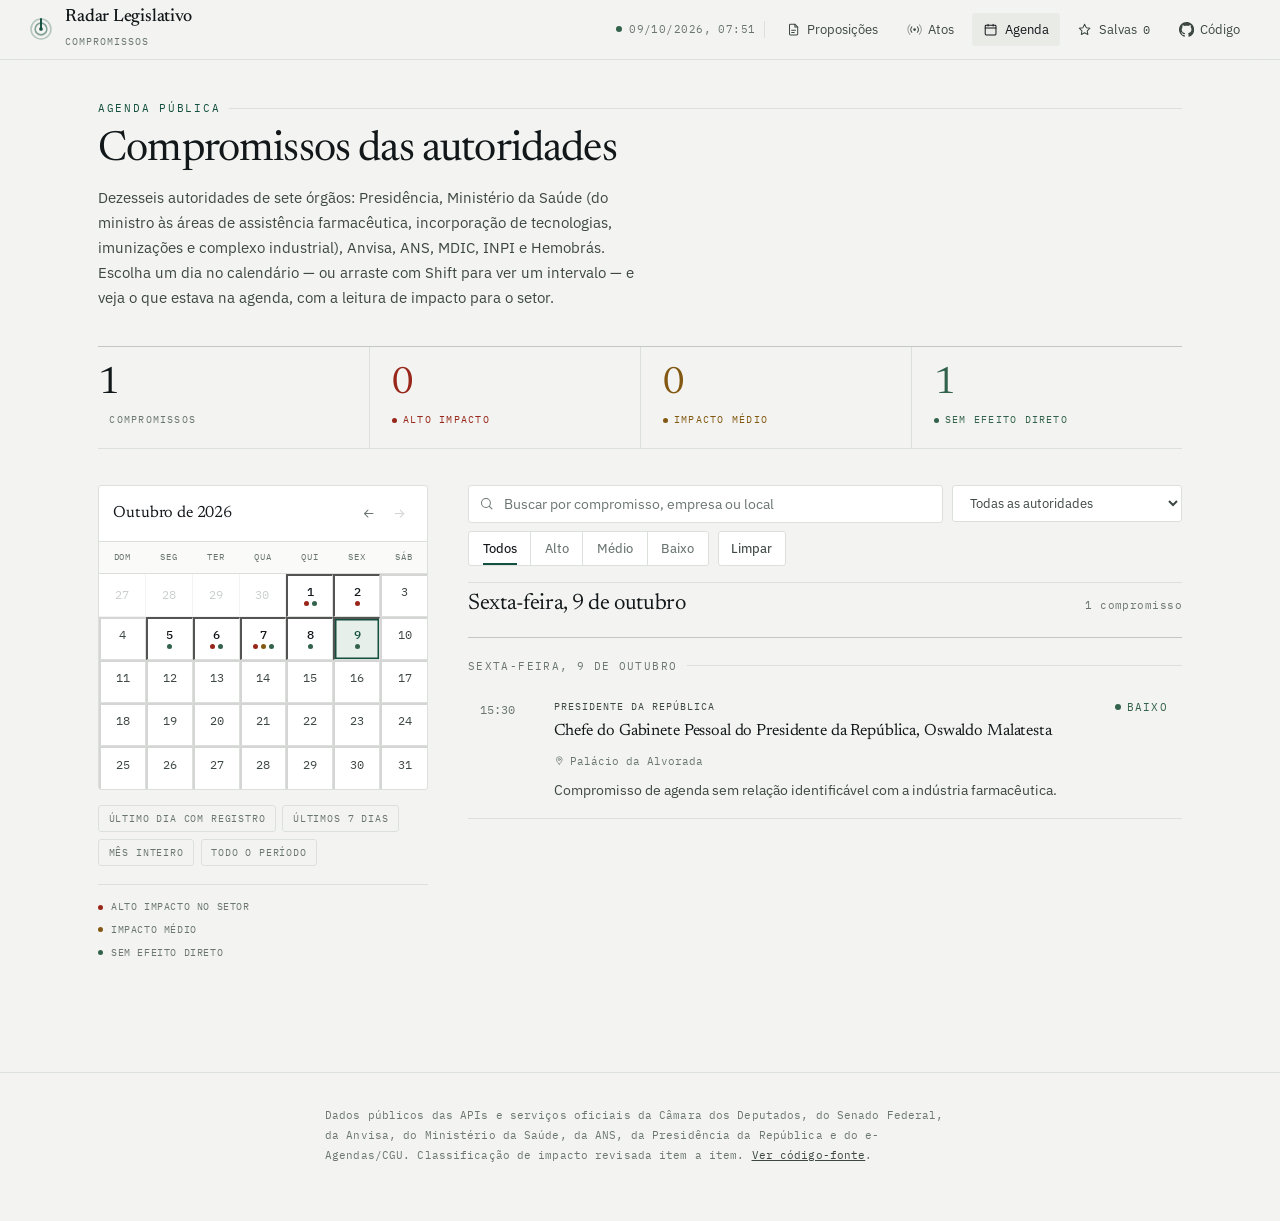
<file: docs/agenda.html>
<!doctype html>
<html lang="pt-br">
<head>
<meta charset="utf-8">
<meta name="viewport" content="width=device-width, initial-scale=1">
<title>Agenda das autoridades — Radar Legislativo</title>
<meta name="description" content="Monitoramento de projetos de lei, atos regulatórios e agenda pública com impacto na indústria farmacêutica brasileira.">
<link rel="preconnect" href="https://fonts.googleapis.com">
<link rel="preconnect" href="https://fonts.gstatic.com" crossorigin>
<link href="https://fonts.googleapis.com/css2?family=Newsreader:opsz,wght@6..72,300;6..72,400;6..72,500&family=IBM+Plex+Mono:wght@400;500&family=IBM+Plex+Sans:wght@400;450;500;600&display=swap" rel="stylesheet">
<link rel="stylesheet" href="estilos.css?v=20261009075122">
</head>
<body>

<svg width="0" height="0" style="position:absolute" aria-hidden="true" focusable="false">
  <symbol id="ico-busca" viewBox="0 0 24 24"><circle cx="11" cy="11" r="7"/><path d="m20.5 20.5-4.2-4.2"/></symbol>
  <symbol id="ico-estrela" viewBox="0 0 24 24"><path d="m12 3.6 2.6 5.3 5.9.9-4.3 4.1 1 5.8-5.2-2.7-5.2 2.7 1-5.8L3.5 9.8l5.9-.9z"/></symbol>
  <symbol id="ico-doc" viewBox="0 0 24 24"><path d="M14 3.5H7a1.5 1.5 0 0 0-1.5 1.5v14A1.5 1.5 0 0 0 7 20.5h10a1.5 1.5 0 0 0 1.5-1.5V8z"/><path d="M14 3.5V8h4.5"/><path d="M9 13h6M9 16.5h4"/></symbol>
  <symbol id="ico-radar" viewBox="0 0 24 24"><circle cx="12" cy="12" r="2.1" fill="currentColor" stroke="none"/><path d="M16.3 7.7a6 6 0 0 1 0 8.6"/><path d="M7.7 16.3a6 6 0 0 1 0-8.6"/><path d="M19.5 4.5a10.5 10.5 0 0 1 0 15" opacity=".5"/><path d="M4.5 19.5a10.5 10.5 0 0 1 0-15" opacity=".5"/></symbol>
  <symbol id="ico-calendario" viewBox="0 0 24 24"><rect x="3.5" y="5" width="17" height="15.5" rx="1.5"/><path d="M3.5 9.5h17M8 3.5V6.5M16 3.5V6.5"/></symbol>
  <symbol id="ico-seta-dir" viewBox="0 0 24 24"><path d="M5 12h13.5"/><path d="m13 6.5 5.5 5.5-5.5 5.5"/></symbol>
  <symbol id="ico-seta-esq" viewBox="0 0 24 24"><path d="M19 12H5.5"/><path d="m11 6.5-5.5 5.5 5.5 5.5"/></symbol>
  <symbol id="ico-fechar" viewBox="0 0 24 24"><path d="m6.5 6.5 11 11M17.5 6.5l-11 11"/></symbol>
  <symbol id="ico-local" viewBox="0 0 24 24"><path d="M12 21s6.5-6.1 6.5-10.6a6.5 6.5 0 0 0-13 0C5.5 14.9 12 21 12 21Z"/><circle cx="12" cy="10.2" r="2.4"/></symbol>
  <symbol id="ico-instituicao" viewBox="0 0 24 24"><path d="M3.8 9.5 12 4.5l8.2 5"/><path d="M5.5 9.5v9M10 9.5v9M14 9.5v9M18.5 9.5v9"/><path d="M3.5 18.5h17"/></symbol>
  <symbol id="ico-fluxo" viewBox="0 0 24 24"><path d="M20 12a8 8 0 0 1-13.7 5.6"/><path d="M4 12a8 8 0 0 1 13.7-5.6"/><path d="M4 7.5V12h4.5M20 16.5V12h-4.5"/></symbol>
  <symbol id="ico-relogio" viewBox="0 0 24 24"><circle cx="12" cy="12" r="8.5"/><path d="M12 7.2V12l3.2 2"/></symbol>
  <symbol id="ico-github" viewBox="0 0 16 16"><path fill="currentColor" stroke="none" d="M8 0C3.58 0 0 3.58 0 8c0 3.54 2.29 6.53 5.47 7.59.4.07.55-.17.55-.38 0-.19-.01-.82-.01-1.49-2.01.37-2.53-.49-2.69-.94-.09-.23-.48-.94-.82-1.13-.28-.15-.68-.52-.01-.53.63-.01 1.08.58 1.23.82.72 1.21 1.87.87 2.33.66.07-.52.28-.87.51-1.07-1.78-.2-3.64-.89-3.64-3.95 0-.87.31-1.59.82-2.15-.08-.2-.36-1.02.08-2.12 0 0 .67-.21 2.2.82.64-.18 1.32-.27 2-.27.68 0 1.36.09 2 .27 1.53-1.04 2.2-.82 2.2-.82.44 1.1.16 1.92.08 2.12.51.56.82 1.27.82 2.15 0 3.07-1.87 3.75-3.65 3.95.29.25.54.73.54 1.48 0 1.07-.01 1.93-.01 2.2 0 .21.15.46.55.38A8.01 8.01 0 0 0 16 8c0-4.42-3.58-8-8-8Z"/></symbol>
</svg>

  <header class="topbar">
    <a class="brand" href="index.html">
      <svg class="brand-mark" viewBox="0 0 24 24" fill="none" stroke="currentColor" stroke-width="1.5" stroke-linecap="round" aria-hidden="true">
        <circle cx="12" cy="12" r="9.2" opacity=".28"/>
        <circle cx="12" cy="12" r="5.4" opacity=".5"/>
        <circle cx="12" cy="12" r="1.7" fill="currentColor" stroke="none"/>
        <g class="sweep"><path d="M12 12 12 2.8" stroke-width="1.8"/></g>
      </svg>
      <span>
        <h1 id="marcaTitulo">Radar Legislativo</h1>
        <span class="sub" id="marcaSub">Compromissos</span>
      </span>
    </a>
    <nav class="topbar-right">
      <span class="live"><span class="pulse"></span>09/10/2026, 07:51</span><a href="index.html"><svg class="ico"><use href="#ico-doc"/></svg><span>Proposições</span></a><a href="noticias.html"><svg class="ico"><use href="#ico-radar"/></svg><span>Atos</span></a><a href="agenda.html" class="is-active"><svg class="ico"><use href="#ico-calendario"/></svg><span>Agenda</span></a><a href="salvos.html"><svg class="ico"><use href="#ico-estrela"/></svg><span>Salvas</span><span class="contador-salvos">0</span></a>
      <a href="https://github.com/Pyijas/radar-legislativo" target="_blank" rel="noopener" title="Código-fonte no GitHub">
        <svg class="ico"><use href="#ico-github"/></svg><span>Código</span>
      </a>
    </nav>
  </header>

  <main class="container">
    <div class="page-head rise">
      <div class="eyebrow">Agenda pública</div>
      <h2>Compromissos das autoridades</h2>
      <p>Dezesseis autoridades de sete órgãos: Presidência, Ministério da Saúde (do ministro às áreas
      de assistência farmacêutica, incorporação de tecnologias, imunizações e complexo industrial),
      Anvisa, ANS, MDIC, INPI e Hemobrás. Escolha um dia no calendário — ou arraste com Shift para ver
      um intervalo — e veja o que estava na agenda, com a leitura de impacto para o setor.</p>
    </div>

    <div class="kpis rise" id="kpis" style="--i:1"></div>

    <div class="agenda-layout">
      <aside class="agenda-aside rise" style="--i:2">
        <div class="cal">
          <div class="cal-head">
            <h3 id="calMes">—</h3>
            <div class="cal-nav">
              <button id="calAnterior" aria-label="Mês anterior"><svg class="ico"><use href="#ico-seta-esq"/></svg></button>
              <button id="calProximo" aria-label="Próximo mês"><svg class="ico"><use href="#ico-seta-dir"/></svg></button>
            </div>
          </div>
          <div class="cal-semana" aria-hidden="true">
            <span>Dom</span><span>Seg</span><span>Ter</span><span>Qua</span><span>Qui</span><span>Sex</span><span>Sáb</span>
          </div>
          <div class="cal-grid" id="calGrid"></div>
        </div>

        <div class="cal-atalhos">
          <button data-atalho="ultimo-dia">Último dia com registro</button>
          <button data-atalho="semana">Últimos 7 dias</button>
          <button data-atalho="mes">Mês inteiro</button>
          <button data-atalho="tudo">Todo o período</button>
        </div>

        <div class="cal-legenda">
          <span><i class="alto"></i> Alto impacto no setor</span>
          <span><i class="médio"></i> Impacto médio</span>
          <span><i class="baixo"></i> Sem efeito direto</span>
        </div>
      </aside>

      <section class="agenda-conteudo">
        <div class="toolbar rise" style="--i:3">
          <div class="search">
            <svg class="ico"><use href="#ico-busca"/></svg>
            <input type="text" id="busca" placeholder="Buscar por compromisso, empresa ou local" aria-label="Buscar compromissos">
          </div>
          <select class="pill" id="fAutoridade" aria-label="Filtrar por autoridade">
            <option value="todos">Todas as autoridades</option>
          </select>
          <div class="segmented" id="fNivel" data-value="todos">
            <button data-v="todos" class="active">Todos</button>
            <button data-v="alto">Alto</button>
            <button data-v="médio">Médio</button>
            <button data-v="baixo">Baixo</button>
          </div>
          <button class="clear-btn" id="limpar">Limpar</button>
        </div>

        <div class="agenda-periodo">
          <h3 id="periodoTitulo">—</h3>
          <span class="resumo-dia" id="periodoResumo"></span>
        </div>

        <div id="listaAgenda" class="stagger"></div>
      </section>
    </div>

  </main>

  <div class="modal-backdrop" id="modalBackdrop">
    <div class="modal" id="modal" role="dialog" aria-modal="true" aria-labelledby="modalTitulo">
      <div class="modal-top">
        <div class="modal-top-left">
          <span class="badge" id="modalBadge"></span>
          <button class="star-btn" id="modalStar" title="Salvar" aria-label="Salvar">
            <svg class="ico"><use href="#ico-estrela"/></svg>
          </button>
        </div>
        <button class="modal-close" id="modalClose" aria-label="Fechar">
          <svg class="ico"><use href="#ico-fechar"/></svg>
        </button>
      </div>
      <h2 id="modalTitulo"></h2>
      <div class="item-meta" id="modalMeta"></div>
      <p class="modal-resumo" id="modalResumo"></p>
      <div class="modal-just" id="modalJust" hidden></div>
      <div class="modal-section" id="modalAreasWrap" hidden>
        <h4>Áreas impactadas</h4>
        <div class="tags" id="modalAreas"></div>
      </div>
      <div class="modal-section" id="modalTiposWrap" hidden>
        <h4>Tipo de impacto</h4>
        <div class="tags" id="modalTipos"></div>
      </div>
      <div class="modal-section" id="modalAbrangenciaWrap" hidden>
        <h4>Abrangência</h4>
        <p id="modalAbrangencia"></p>
      </div>
      <div class="modal-section" id="modalAutoresWrap" hidden>
        <h4>Autoria</h4>
        <p id="modalAutores"></p>
      </div>
    </div>
  </div>


  <footer>
    <div class="wrap">
      Dados públicos das APIs e serviços oficiais da Câmara dos Deputados, do Senado Federal,
      da Anvisa, do Ministério da Saúde, da ANS, da Presidência da República e do e-Agendas/CGU.
      Classificação de impacto revisada item a item.
      <a href="https://github.com/Pyijas/radar-legislativo" target="_blank" rel="noopener">Ver código-fonte</a>.
    </div>
  </footer>

<script src="dados.js?v=20261009075122"></script>
<script src="helpers.js?v=20261009075122"></script>
<script src="agenda.js?v=20261009075122"></script>
</body>
</html>
</file>
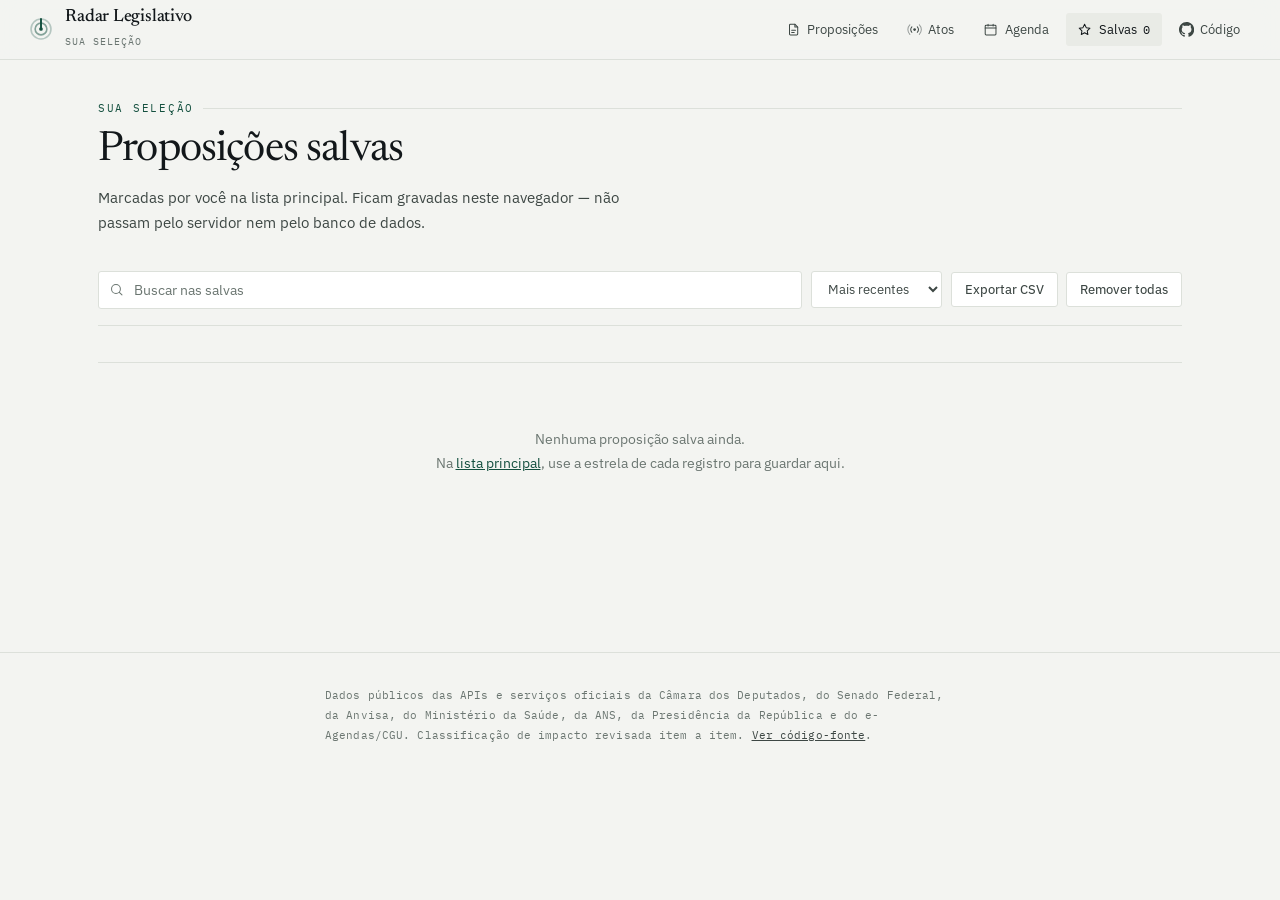
<file: docs/salvos.html>
<!doctype html>
<html lang="pt-br">
<head>
<meta charset="utf-8">
<meta name="viewport" content="width=device-width, initial-scale=1">
<title>Salvas — Radar Legislativo</title>
<meta name="description" content="Monitoramento de projetos de lei, atos regulatórios e agenda pública com impacto na indústria farmacêutica brasileira.">
<link rel="preconnect" href="https://fonts.googleapis.com">
<link rel="preconnect" href="https://fonts.gstatic.com" crossorigin>
<link href="https://fonts.googleapis.com/css2?family=Newsreader:opsz,wght@6..72,300;6..72,400;6..72,500&family=IBM+Plex+Mono:wght@400;500&family=IBM+Plex+Sans:wght@400;450;500;600&display=swap" rel="stylesheet">
<link rel="stylesheet" href="estilos.css?v=20261009075122">
</head>
<body>

<svg width="0" height="0" style="position:absolute" aria-hidden="true" focusable="false">
  <symbol id="ico-busca" viewBox="0 0 24 24"><circle cx="11" cy="11" r="7"/><path d="m20.5 20.5-4.2-4.2"/></symbol>
  <symbol id="ico-estrela" viewBox="0 0 24 24"><path d="m12 3.6 2.6 5.3 5.9.9-4.3 4.1 1 5.8-5.2-2.7-5.2 2.7 1-5.8L3.5 9.8l5.9-.9z"/></symbol>
  <symbol id="ico-doc" viewBox="0 0 24 24"><path d="M14 3.5H7a1.5 1.5 0 0 0-1.5 1.5v14A1.5 1.5 0 0 0 7 20.5h10a1.5 1.5 0 0 0 1.5-1.5V8z"/><path d="M14 3.5V8h4.5"/><path d="M9 13h6M9 16.5h4"/></symbol>
  <symbol id="ico-radar" viewBox="0 0 24 24"><circle cx="12" cy="12" r="2.1" fill="currentColor" stroke="none"/><path d="M16.3 7.7a6 6 0 0 1 0 8.6"/><path d="M7.7 16.3a6 6 0 0 1 0-8.6"/><path d="M19.5 4.5a10.5 10.5 0 0 1 0 15" opacity=".5"/><path d="M4.5 19.5a10.5 10.5 0 0 1 0-15" opacity=".5"/></symbol>
  <symbol id="ico-calendario" viewBox="0 0 24 24"><rect x="3.5" y="5" width="17" height="15.5" rx="1.5"/><path d="M3.5 9.5h17M8 3.5V6.5M16 3.5V6.5"/></symbol>
  <symbol id="ico-seta-dir" viewBox="0 0 24 24"><path d="M5 12h13.5"/><path d="m13 6.5 5.5 5.5-5.5 5.5"/></symbol>
  <symbol id="ico-seta-esq" viewBox="0 0 24 24"><path d="M19 12H5.5"/><path d="m11 6.5-5.5 5.5 5.5 5.5"/></symbol>
  <symbol id="ico-fechar" viewBox="0 0 24 24"><path d="m6.5 6.5 11 11M17.5 6.5l-11 11"/></symbol>
  <symbol id="ico-local" viewBox="0 0 24 24"><path d="M12 21s6.5-6.1 6.5-10.6a6.5 6.5 0 0 0-13 0C5.5 14.9 12 21 12 21Z"/><circle cx="12" cy="10.2" r="2.4"/></symbol>
  <symbol id="ico-instituicao" viewBox="0 0 24 24"><path d="M3.8 9.5 12 4.5l8.2 5"/><path d="M5.5 9.5v9M10 9.5v9M14 9.5v9M18.5 9.5v9"/><path d="M3.5 18.5h17"/></symbol>
  <symbol id="ico-fluxo" viewBox="0 0 24 24"><path d="M20 12a8 8 0 0 1-13.7 5.6"/><path d="M4 12a8 8 0 0 1 13.7-5.6"/><path d="M4 7.5V12h4.5M20 16.5V12h-4.5"/></symbol>
  <symbol id="ico-relogio" viewBox="0 0 24 24"><circle cx="12" cy="12" r="8.5"/><path d="M12 7.2V12l3.2 2"/></symbol>
  <symbol id="ico-github" viewBox="0 0 16 16"><path fill="currentColor" stroke="none" d="M8 0C3.58 0 0 3.58 0 8c0 3.54 2.29 6.53 5.47 7.59.4.07.55-.17.55-.38 0-.19-.01-.82-.01-1.49-2.01.37-2.53-.49-2.69-.94-.09-.23-.48-.94-.82-1.13-.28-.15-.68-.52-.01-.53.63-.01 1.08.58 1.23.82.72 1.21 1.87.87 2.33.66.07-.52.28-.87.51-1.07-1.78-.2-3.64-.89-3.64-3.95 0-.87.31-1.59.82-2.15-.08-.2-.36-1.02.08-2.12 0 0 .67-.21 2.2.82.64-.18 1.32-.27 2-.27.68 0 1.36.09 2 .27 1.53-1.04 2.2-.82 2.2-.82.44 1.1.16 1.92.08 2.12.51.56.82 1.27.82 2.15 0 3.07-1.87 3.75-3.65 3.95.29.25.54.73.54 1.48 0 1.07-.01 1.93-.01 2.2 0 .21.15.46.55.38A8.01 8.01 0 0 0 16 8c0-4.42-3.58-8-8-8Z"/></symbol>
</svg>

  <header class="topbar">
    <a class="brand" href="index.html">
      <svg class="brand-mark" viewBox="0 0 24 24" fill="none" stroke="currentColor" stroke-width="1.5" stroke-linecap="round" aria-hidden="true">
        <circle cx="12" cy="12" r="9.2" opacity=".28"/>
        <circle cx="12" cy="12" r="5.4" opacity=".5"/>
        <circle cx="12" cy="12" r="1.7" fill="currentColor" stroke="none"/>
        <g class="sweep"><path d="M12 12 12 2.8" stroke-width="1.8"/></g>
      </svg>
      <span>
        <h1 id="marcaTitulo">Radar Legislativo</h1>
        <span class="sub" id="marcaSub">Sua seleção</span>
      </span>
    </a>
    <nav class="topbar-right">
      <a href="index.html"><svg class="ico"><use href="#ico-doc"/></svg><span>Proposições</span></a><a href="noticias.html"><svg class="ico"><use href="#ico-radar"/></svg><span>Atos</span></a><a href="agenda.html"><svg class="ico"><use href="#ico-calendario"/></svg><span>Agenda</span></a><a href="salvos.html" class="is-active"><svg class="ico"><use href="#ico-estrela"/></svg><span>Salvas</span><span class="contador-salvos">0</span></a>
      <a href="https://github.com/Pyijas/radar-legislativo" target="_blank" rel="noopener" title="Código-fonte no GitHub">
        <svg class="ico"><use href="#ico-github"/></svg><span>Código</span>
      </a>
    </nav>
  </header>

  <main class="container">
    <div class="page-head rise">
      <div class="eyebrow">Sua seleção</div>
      <h2>Proposições salvas</h2>
      <p>Marcadas por você na lista principal. Ficam gravadas neste navegador —
      não passam pelo servidor nem pelo banco de dados.</p>
    </div>

    <div class="toolbar rise" style="--i:1">
      <div class="search">
        <svg class="ico"><use href="#ico-busca"/></svg>
        <input type="text" id="busca" placeholder="Buscar nas salvas" aria-label="Buscar nas salvas">
      </div>
      <select class="pill" id="fOrdem" aria-label="Ordenar">
        <option value="data_desc">Mais recentes</option>
        <option value="data_asc">Mais antigas</option>
        <option value="impacto">Maior impacto</option>
      </select>
      <button class="clear-btn" id="exportar">Exportar CSV</button>
      <button class="clear-btn" id="limparTudo">Remover todas</button>
    </div>

    <div class="contagem" id="contagem"></div>
    <div id="corpo" class="stagger"></div>

  </main>

  <div class="modal-backdrop" id="modalBackdrop">
    <div class="modal" id="modal" role="dialog" aria-modal="true" aria-labelledby="modalTitulo">
      <div class="modal-top">
        <div class="modal-top-left">
          <span class="badge" id="modalBadge"></span>
          <button class="star-btn" id="modalStar" title="Salvar" aria-label="Salvar">
            <svg class="ico"><use href="#ico-estrela"/></svg>
          </button>
        </div>
        <button class="modal-close" id="modalClose" aria-label="Fechar">
          <svg class="ico"><use href="#ico-fechar"/></svg>
        </button>
      </div>
      <h2 id="modalTitulo"></h2>
      <div class="item-meta" id="modalMeta"></div>
      <p class="modal-resumo" id="modalResumo"></p>
      <div class="modal-just" id="modalJust" hidden></div>
      <div class="modal-section" id="modalAreasWrap" hidden>
        <h4>Áreas impactadas</h4>
        <div class="tags" id="modalAreas"></div>
      </div>
      <div class="modal-section" id="modalTiposWrap" hidden>
        <h4>Tipo de impacto</h4>
        <div class="tags" id="modalTipos"></div>
      </div>
      <div class="modal-section" id="modalAbrangenciaWrap" hidden>
        <h4>Abrangência</h4>
        <p id="modalAbrangencia"></p>
      </div>
      <div class="modal-section" id="modalAutoresWrap" hidden>
        <h4>Autoria</h4>
        <p id="modalAutores"></p>
      </div>
    </div>
  </div>


  <footer>
    <div class="wrap">
      Dados públicos das APIs e serviços oficiais da Câmara dos Deputados, do Senado Federal,
      da Anvisa, do Ministério da Saúde, da ANS, da Presidência da República e do e-Agendas/CGU.
      Classificação de impacto revisada item a item.
      <a href="https://github.com/Pyijas/radar-legislativo" target="_blank" rel="noopener">Ver código-fonte</a>.
    </div>
  </footer>

<script src="dados.js?v=20261009075122"></script>
<script src="helpers.js?v=20261009075122"></script>
<script src="item-modal.js?v=20261009075122"></script>
<script src="salvos.js?v=20261009075122"></script>
</body>
</html>
</file>
<file: docs/estilos.css>
/* ==========================================================================
   Radar Legislativo — sistema visual
   --------------------------------------------------------------------------
   Referência: boletim de inteligência regulatória. Registros separados por
   régua (não cartões flutuantes), números em serif editorial, metadados em
   mono tabular. Paleta de tinta sobre papel — verde-garrafa institucional
   como acento, óxido/ocre/sálvia como sinais de impacto.
   Sem emoji em lugar nenhum: todo ícone é <svg><use href="#ico-*"></svg>,
   definido no sprite de _base.html.
   ========================================================================== */

:root {
  color-scheme: light dark;

  --paper: #f3f4f1;
  --paper-deep: #e9ebe6;
  --surface: #ffffff;
  --surface-alt: #fafbf9;

  --ink: #12171a;
  --ink-2: #3d4744;
  --ink-3: #6b7671;

  --rule: #dce0da;
  --rule-strong: #c3c9c0;

  --accent: #14503f;
  --accent-2: #1f6b54;
  --accent-wash: #e7efea;

  --high: #98261a;
  --high-wash: #f7e9e6;
  --mid: #825812;
  --mid-wash: #f6eedf;
  --low: #33624c;
  --low-wash: #e8f0ea;
  --none: #8a938d;

  --shadow-lift: 0 1px 0 rgba(18, 23, 26, .04), 0 12px 28px -20px rgba(18, 23, 26, .35);
  --shadow-modal: 0 40px 80px -32px rgba(10, 16, 13, .45);

  --serif: "Newsreader", Georgia, "Times New Roman", serif;
  --sans: "IBM Plex Sans", -apple-system, BlinkMacSystemFont, "Segoe UI", sans-serif;
  --mono: "IBM Plex Mono", ui-monospace, SFMono-Regular, Menlo, monospace;

  --ease: cubic-bezier(.22, .8, .24, 1);
  --w: 1140px;
}

@media (prefers-color-scheme: dark) {
  :root:not([data-theme="light"]) {
    --paper: #0d110f;
    --paper-deep: #090c0a;
    --surface: #141915;
    --surface-alt: #11150f;

    --ink: #e7ece6;
    --ink-2: #b3bdb6;
    --ink-3: #7c8880;

    --rule: #232a25;
    --rule-strong: #333c35;

    --accent: #5fb292;
    --accent-2: #7ec9aa;
    --accent-wash: #16231d;

    --high: #d9695a;
    --high-wash: #2a1713;
    --mid: #c29851;
    --mid-wash: #261e10;
    --low: #6fae8c;
    --low-wash: #13231a;
    --none: #77827b;

    --shadow-lift: 0 1px 0 rgba(0, 0, 0, .4), 0 14px 30px -22px rgba(0, 0, 0, .9);
    --shadow-modal: 0 40px 90px -30px rgba(0, 0, 0, .8);
  }
}

:root[data-theme="dark"] {
  --paper: #0d110f;
  --paper-deep: #090c0a;
  --surface: #141915;
  --surface-alt: #11150f;
  --ink: #e7ece6;
  --ink-2: #b3bdb6;
  --ink-3: #7c8880;
  --rule: #232a25;
  --rule-strong: #333c35;
  --accent: #5fb292;
  --accent-2: #7ec9aa;
  --accent-wash: #16231d;
  --high: #d9695a;
  --high-wash: #2a1713;
  --mid: #c29851;
  --mid-wash: #261e10;
  --low: #6fae8c;
  --low-wash: #13231a;
  --none: #77827b;
  --shadow-lift: 0 1px 0 rgba(0, 0, 0, .4), 0 14px 30px -22px rgba(0, 0, 0, .9);
  --shadow-modal: 0 40px 90px -30px rgba(0, 0, 0, .8);
}

* { box-sizing: border-box; }
html { scroll-behavior: smooth; }

body {
  margin: 0;
  background: var(--paper);
  color: var(--ink);
  font-family: var(--sans);
  font-size: 15px;
  line-height: 1.55;
  -webkit-font-smoothing: antialiased;
  text-rendering: optimizeLegibility;
}

a { color: inherit; }

::selection { background: var(--accent-wash); color: var(--accent); }

:focus-visible {
  outline: 2px solid var(--accent);
  outline-offset: 2px;
  border-radius: 2px;
}

.ico {
  width: 1em;
  height: 1em;
  flex: none;
  fill: none;
  stroke: currentColor;
  stroke-width: 1.6;
  stroke-linecap: round;
  stroke-linejoin: round;
}
.ico-fill { fill: currentColor; stroke: none; }

/* --------------------------------------------------------------- topbar -- */

.topbar {
  position: sticky;
  top: 0;
  z-index: 40;
  display: flex;
  align-items: center;
  justify-content: space-between;
  gap: 1.5rem;
  padding: 0 1.75rem;
  height: 60px;
  background: color-mix(in srgb, var(--paper) 86%, transparent);
  backdrop-filter: blur(14px) saturate(1.3);
  -webkit-backdrop-filter: blur(14px) saturate(1.3);
  border-bottom: 1px solid var(--rule);
}

.brand {
  display: flex;
  align-items: center;
  gap: 0.7rem;
  min-width: 0;
  text-decoration: none;
}
.brand-mark {
  width: 26px;
  height: 26px;
  flex: none;
  color: var(--accent);
}
.brand-mark .sweep {
  transform-origin: 12px 12px;
  animation: sweep 5.5s linear infinite;
}
@keyframes sweep { to { transform: rotate(360deg); } }

.brand h1 {
  margin: 0;
  font-family: var(--serif);
  font-size: 1.12rem;
  font-weight: 500;
  letter-spacing: -0.012em;
  line-height: 1.1;
  white-space: nowrap;
}
.brand .sub {
  font-family: var(--mono);
  font-size: 0.64rem;
  letter-spacing: 0.1em;
  text-transform: uppercase;
  color: var(--ink-3);
  margin-top: 2px;
  white-space: nowrap;
}

.topbar-right {
  display: flex;
  align-items: center;
  gap: 0.35rem;
  font-size: 0.8rem;
  color: var(--ink-2);
}
.topbar-right a {
  display: inline-flex;
  align-items: center;
  gap: 0.4rem;
  padding: 0.42rem 0.72rem;
  border-radius: 3px;
  text-decoration: none;
  white-space: nowrap;
  color: var(--ink-2);
  transition: background .2s var(--ease), color .2s var(--ease);
}
.topbar-right a:hover { background: var(--paper-deep); color: var(--ink); }
.topbar-right a.is-active { color: var(--ink); background: var(--paper-deep); }
.topbar-right .ico { font-size: 0.95rem; }

.live {
  display: inline-flex;
  align-items: center;
  gap: 0.45rem;
  font-family: var(--mono);
  font-size: 0.68rem;
  letter-spacing: 0.04em;
  color: var(--ink-3);
  padding-right: 0.5rem;
  margin-right: 0.25rem;
  border-right: 1px solid var(--rule);
}
.live .pulse {
  width: 6px; height: 6px;
  border-radius: 50%;
  background: var(--low);
  box-shadow: 0 0 0 0 color-mix(in srgb, var(--low) 60%, transparent);
  animation: pulse 2.8s var(--ease) infinite;
}
@keyframes pulse {
  0%   { box-shadow: 0 0 0 0 color-mix(in srgb, var(--low) 55%, transparent); }
  70%  { box-shadow: 0 0 0 7px transparent; }
  100% { box-shadow: 0 0 0 0 transparent; }
}

.contador-salvos {
  font-family: var(--mono);
  font-size: 0.72rem;
  font-variant-numeric: tabular-nums;
}

/* ------------------------------------------------------------- estrutura -- */

.container {
  max-width: var(--w);
  margin: 0 auto;
  padding: 2.5rem 1.75rem 4rem;
}

.page-head { margin-bottom: 2.25rem; }
.eyebrow {
  font-family: var(--mono);
  font-size: 0.68rem;
  letter-spacing: 0.16em;
  text-transform: uppercase;
  color: var(--accent);
  margin-bottom: 0.7rem;
  display: flex;
  align-items: center;
  gap: 0.55rem;
}
.eyebrow::after {
  content: "";
  flex: 1;
  height: 1px;
  background: var(--rule);
}
.page-head h2 {
  font-family: var(--serif);
  font-weight: 400;
  font-size: clamp(1.9rem, 3.4vw, 2.6rem);
  line-height: 1.1;
  letter-spacing: -0.02em;
  margin: 0 0 0.7rem;
  text-wrap: balance;
  max-width: 22ch;
}
.page-head p {
  margin: 0;
  max-width: 62ch;
  color: var(--ink-2);
  font-size: 0.95rem;
  line-height: 1.65;
}

.secao {
  font-family: var(--mono);
  font-size: 0.68rem;
  letter-spacing: 0.14em;
  text-transform: uppercase;
  color: var(--ink-3);
  display: flex;
  align-items: center;
  gap: 0.6rem;
  margin: 2.75rem 0 1.1rem;
}
.secao::after { content: ""; flex: 1; height: 1px; background: var(--rule); }
.secao .cont {
  font-variant-numeric: tabular-nums;
  color: var(--ink-3);
  letter-spacing: 0.04em;
}

/* ------------------------------------------------------------------ kpis -- */

.kpis {
  display: grid;
  grid-template-columns: repeat(4, 1fr);
  border-top: 1px solid var(--rule-strong);
  border-bottom: 1px solid var(--rule);
  margin-bottom: 2.25rem;
}
.kpi {
  padding: 1.15rem 1.35rem 1.25rem;
  border-left: 1px solid var(--rule);
  position: relative;
}
.kpi:first-child { border-left: 0; padding-left: 0; }
.kpi .n {
  font-family: var(--serif);
  font-size: 2.35rem;
  font-weight: 400;
  line-height: 1;
  letter-spacing: -0.03em;
  font-variant-numeric: tabular-nums lining-nums;
  color: var(--ink);
  display: block;
}
.kpi .l {
  font-family: var(--mono);
  font-size: 0.64rem;
  letter-spacing: 0.12em;
  text-transform: uppercase;
  color: var(--ink-3);
  margin-top: 0.55rem;
  display: flex;
  align-items: center;
  gap: 0.4rem;
}
.kpi .l::before {
  content: "";
  width: 5px; height: 5px;
  border-radius: 50%;
  background: currentColor;
  opacity: 0;
}
.kpi.alto .n { color: var(--high); }
.kpi.alto .l { color: var(--high); }
.kpi.alto .l::before { opacity: 1; }
.kpi.medio .n { color: var(--mid); }
.kpi.medio .l { color: var(--mid); }
.kpi.medio .l::before { opacity: 1; }
.kpi.baixo .n { color: var(--low); }
.kpi.baixo .l { color: var(--low); }
.kpi.baixo .l::before { opacity: 1; }

/* --------------------------------------------------------------- charts -- */

.charts {
  display: grid;
  grid-template-columns: 0.95fr 1.3fr 1.3fr;
  gap: 1px;
  background: var(--rule);
  border: 1px solid var(--rule);
  margin-bottom: 2.5rem;
}
.panel {
  background: var(--surface);
  padding: 1.15rem 1.3rem 1.3rem;
}
.panel h3 {
  font-family: var(--mono);
  font-size: 0.64rem;
  letter-spacing: 0.13em;
  text-transform: uppercase;
  color: var(--ink-3);
  margin: 0 0 1rem;
  font-weight: 500;
}
.chart-wrap { position: relative; height: 176px; }

/* -------------------------------------------------------------- toolbar -- */

.toolbar {
  display: flex;
  flex-wrap: wrap;
  gap: 0.55rem;
  align-items: center;
  padding-bottom: 1rem;
  border-bottom: 1px solid var(--rule);
  margin-bottom: 0.25rem;
}

.search {
  position: relative;
  flex: 1 1 260px;
  min-width: 220px;
  display: flex;
  align-items: center;
}
.search .ico {
  position: absolute;
  left: 0.7rem;
  font-size: 0.95rem;
  color: var(--ink-3);
  pointer-events: none;
  transition: color .2s var(--ease);
}
.search input {
  width: 100%;
  font-family: var(--sans);
  font-size: 0.88rem;
  color: var(--ink);
  background: var(--surface);
  border: 1px solid var(--rule);
  border-radius: 3px;
  padding: 0.55rem 0.8rem 0.55rem 2.2rem;
  transition: border-color .2s var(--ease), box-shadow .2s var(--ease);
}
.search input::placeholder { color: var(--ink-3); }
.search input:focus {
  outline: none;
  border-color: var(--accent);
  box-shadow: 0 0 0 3px var(--accent-wash);
}
.search:focus-within .ico { color: var(--accent); }

.segmented {
  display: inline-flex;
  border: 1px solid var(--rule);
  border-radius: 3px;
  background: var(--surface);
  overflow: hidden;
  position: relative;
}
.segmented button {
  position: relative;
  border: 0;
  border-left: 1px solid var(--rule);
  background: transparent;
  font-family: var(--sans);
  font-size: 0.8rem;
  font-weight: 450;
  color: var(--ink-3);
  padding: 0.5rem 0.85rem;
  cursor: pointer;
  white-space: nowrap;
  transition: color .2s var(--ease), background .2s var(--ease);
}
.segmented button:first-child { border-left: 0; }
.segmented button::after {
  content: "";
  position: absolute;
  left: 0.85rem; right: 0.85rem; bottom: 0;
  height: 2px;
  background: var(--accent);
  transform: scaleX(0);
  transform-origin: center;
  transition: transform .28s var(--ease);
}
.segmented button:hover { color: var(--ink); background: var(--surface-alt); }
.segmented button.active { color: var(--ink); }
.segmented button.active::after { transform: scaleX(1); }

select.pill,
.clear-btn {
  font-family: var(--sans);
  font-size: 0.8rem;
  color: var(--ink-2);
  background: var(--surface);
  border: 1px solid var(--rule);
  border-radius: 3px;
  padding: 0.5rem 0.8rem;
  cursor: pointer;
  transition: border-color .2s var(--ease), color .2s var(--ease);
}
select.pill {
  /* sem limite os selects esticam pra preencher a linha e viram três campos
     de larguras desiguais; o texto longo fica sob responsabilidade do
     text-overflow do próprio controle */
  max-width: 230px;
  text-overflow: ellipsis;
}
select.pill:hover,
.clear-btn:hover { border-color: var(--rule-strong); color: var(--ink); }
.clear-btn { font-weight: 450; }

.contagem {
  font-family: var(--mono);
  font-size: 0.7rem;
  letter-spacing: 0.05em;
  color: var(--ink-3);
  padding: 0.9rem 0 1.1rem;
  font-variant-numeric: tabular-nums;
}
.contagem b { color: var(--ink); font-weight: 500; }

/* ------------------------------------------------------- lista de itens -- */

#corpo { border-top: 1px solid var(--rule); }

.item {
  position: relative;
  display: grid;
  grid-template-columns: 1fr auto;
  gap: 0.35rem 1.25rem;
  padding: 1.15rem 1.1rem 1.2rem 1.15rem;
  border-bottom: 1px solid var(--rule);
  cursor: pointer;
  background: transparent;
  transition: background .22s var(--ease);
}
.item::before {
  content: "";
  position: absolute;
  left: 0; top: -1px; bottom: -1px;
  width: 2px;
  background: var(--accent);
  transform: scaleY(0);
  transform-origin: center;
  transition: transform .28s var(--ease);
}
.item:hover { background: var(--surface); }
.item:hover::before { transform: scaleY(1); }

.item-title {
  grid-column: 1;
  display: flex;
  align-items: baseline;
  gap: 0.7rem;
  flex-wrap: wrap;
}
.item-title a {
  font-family: var(--mono);
  font-size: 0.82rem;
  font-weight: 500;
  letter-spacing: 0.02em;
  color: var(--accent);
  text-decoration: none;
  border-bottom: 1px solid transparent;
  transition: border-color .2s var(--ease);
}
.item-title a:hover { border-bottom-color: currentColor; }

.item-head-right {
  grid-column: 2;
  grid-row: 1 / span 2;
  display: flex;
  align-items: center;
  gap: 0.75rem;
  align-self: start;
}

.item-meta {
  grid-column: 1;
  display: flex;
  flex-wrap: wrap;
  gap: 0.1rem 1.1rem;
  font-family: var(--mono);
  font-size: 0.68rem;
  letter-spacing: 0.02em;
  color: var(--ink-3);
  font-variant-numeric: tabular-nums;
}
.item-meta span { display: inline-flex; align-items: center; gap: 0.32rem; }
.item-meta .ico { font-size: 0.82rem; opacity: .75; }

.resumo {
  grid-column: 1;
  margin: 0.45rem 0 0;
  font-size: 0.92rem;
  line-height: 1.6;
  color: var(--ink-2);
  max-width: 78ch;
}
.resumo.clamp {
  display: -webkit-box;
  -webkit-line-clamp: 2;
  -webkit-box-orient: vertical;
  overflow: hidden;
}

.item-foot { grid-column: 1; margin-top: 0.6rem; }
.tags { display: flex; flex-wrap: wrap; gap: 0.35rem; }
.tag {
  font-family: var(--mono);
  font-size: 0.65rem;
  letter-spacing: 0.04em;
  color: var(--ink-3);
  background: transparent;
  border: 1px solid var(--rule);
  border-radius: 2px;
  padding: 0.16rem 0.45rem;
  cursor: pointer;
  transition: border-color .2s var(--ease), color .2s var(--ease), background .2s var(--ease);
}
.tag:hover {
  color: var(--accent);
  border-color: color-mix(in srgb, var(--accent) 40%, var(--rule));
  background: var(--accent-wash);
}

.badge {
  display: inline-flex;
  align-items: center;
  gap: 0.4rem;
  font-family: var(--mono);
  font-size: 0.66rem;
  letter-spacing: 0.1em;
  text-transform: uppercase;
  white-space: nowrap;
  color: var(--none);
}
.badge::before {
  content: "";
  width: 6px; height: 6px;
  border-radius: 50%;
  background: currentColor;
}
.badge.alto { color: var(--high); }
.badge.médio { color: var(--mid); }
.badge.baixo { color: var(--low); }
.badge.sem { color: var(--none); }

.star-btn {
  border: 0;
  background: transparent;
  color: var(--ink-3);
  cursor: pointer;
  padding: 0.2rem;
  line-height: 0;
  border-radius: 3px;
  transition: color .2s var(--ease), transform .2s var(--ease);
}
.star-btn .ico { font-size: 1.05rem; }
.star-btn:hover { color: var(--mid); transform: scale(1.12); }
.star-btn.ativo { color: var(--mid); }
.star-btn.ativo .ico { fill: currentColor; }

/* -------------------------------------------------------------- rodapés -- */

.rodape-lista { display: flex; justify-content: center; padding: 2rem 0; }
.rodape-lista button {
  font-family: var(--mono);
  font-size: 0.72rem;
  letter-spacing: 0.1em;
  text-transform: uppercase;
  color: var(--ink-2);
  background: transparent;
  border: 1px solid var(--rule);
  border-radius: 3px;
  padding: 0.65rem 1.5rem;
  cursor: pointer;
  transition: border-color .2s var(--ease), color .2s var(--ease), background .2s var(--ease);
}
.rodape-lista button:hover {
  color: var(--accent);
  border-color: color-mix(in srgb, var(--accent) 45%, var(--rule));
  background: var(--accent-wash);
}

.vazio {
  padding: 4rem 1rem;
  text-align: center;
  color: var(--ink-3);
  font-size: 0.9rem;
  line-height: 1.7;
}
.vazio a { color: var(--accent); }

footer {
  border-top: 1px solid var(--rule);
  margin-top: 3rem;
  padding: 2rem 1.75rem 3.5rem;
}
footer .wrap {
  max-width: var(--w);
  margin: 0 auto;
  font-family: var(--mono);
  font-size: 0.68rem;
  line-height: 1.85;
  letter-spacing: 0.01em;
  color: var(--ink-3);
  max-width: 90ch;
}
footer a { color: var(--ink-2); }

/* ---------------------------------------------------------------- modal -- */

.modal-backdrop {
  position: fixed;
  inset: 0;
  z-index: 100;
  display: flex;
  align-items: flex-start;
  justify-content: center;
  padding: 6vh 1.25rem 3rem;
  overflow-y: auto;
  background: color-mix(in srgb, var(--paper-deep) 78%, transparent);
  backdrop-filter: blur(6px);
  -webkit-backdrop-filter: blur(6px);
  opacity: 0;
  pointer-events: none;
  transition: opacity .22s var(--ease);
}
.modal-backdrop.open { opacity: 1; pointer-events: auto; }

.modal {
  width: 100%;
  max-width: 660px;
  background: var(--surface);
  border: 1px solid var(--rule-strong);
  border-radius: 4px;
  box-shadow: var(--shadow-modal);
  padding: 1.75rem 1.9rem 2rem;
  transform: translateY(12px) scale(.985);
  opacity: 0;
  transition: transform .32s var(--ease), opacity .24s var(--ease);
}
.modal-backdrop.open .modal { transform: none; opacity: 1; }

.modal-top {
  display: flex;
  justify-content: space-between;
  align-items: center;
  gap: 1rem;
  padding-bottom: 1rem;
  border-bottom: 1px solid var(--rule);
}
.modal-top-left { display: flex; align-items: center; gap: 0.85rem; }
.modal-close {
  border: 0;
  background: transparent;
  color: var(--ink-3);
  width: 30px; height: 30px;
  border-radius: 3px;
  cursor: pointer;
  display: grid;
  place-items: center;
  transition: background .2s var(--ease), color .2s var(--ease);
}
.modal-close:hover { background: var(--paper-deep); color: var(--ink); }
.modal-close .ico { font-size: 1rem; }

.modal h2 {
  font-family: var(--mono);
  font-size: 1.05rem;
  font-weight: 500;
  letter-spacing: 0.01em;
  margin: 1.2rem 0 0.8rem;
}
.modal h2 a { color: var(--accent); text-decoration: none; border-bottom: 1px solid transparent; }
.modal h2 a:hover { border-bottom-color: currentColor; }

.modal-resumo {
  font-family: var(--serif);
  font-size: 1.12rem;
  line-height: 1.6;
  letter-spacing: -0.005em;
  color: var(--ink);
  margin: 1.1rem 0;
}
.modal-just {
  font-size: 0.88rem;
  line-height: 1.65;
  color: var(--ink-2);
  border-left: 2px solid var(--accent);
  background: var(--accent-wash);
  padding: 0.8rem 1rem;
  margin: 1.2rem 0;
  border-radius: 0 3px 3px 0;
}
.modal-section { margin: 1.3rem 0; }
.modal-section h4 {
  font-family: var(--mono);
  font-size: 0.62rem;
  letter-spacing: 0.14em;
  text-transform: uppercase;
  color: var(--ink-3);
  margin: 0 0 0.55rem;
  font-weight: 500;
}
.modal-section p { margin: 0; font-size: 0.9rem; line-height: 1.6; color: var(--ink-2); }
body.modal-open { overflow: hidden; }

/* -------------------------------------------------- monitoramento/faixa -- */

.acessos {
  display: grid;
  grid-template-columns: repeat(auto-fit, minmax(330px, 1fr));
  gap: 1rem;
  margin-bottom: 2.25rem;
}
.acessos .monitor-banner { margin-bottom: 0; }

.monitor-banner {
  display: grid;
  grid-template-columns: auto 1fr auto;
  align-items: center;
  gap: 1.2rem;
  text-decoration: none;
  color: inherit;
  padding: 1.25rem 1.4rem;
  margin-bottom: 2.25rem;
  background: var(--surface);
  border: 1px solid var(--rule);
  border-left: 2px solid var(--accent);
  border-radius: 0 3px 3px 0;
  position: relative;
  overflow: hidden;
  transition: border-color .25s var(--ease), background .25s var(--ease);
}
.monitor-banner::after {
  content: "";
  position: absolute;
  inset: 0;
  background: linear-gradient(100deg, transparent 30%, var(--accent-wash) 120%);
  opacity: 0;
  transition: opacity .3s var(--ease);
  pointer-events: none;
}
.monitor-banner:hover { border-color: var(--rule-strong); border-left-color: var(--accent); }
.monitor-banner:hover::after { opacity: 1; }
.monitor-banner-icon { color: var(--accent); }
.monitor-banner-icon .ico { font-size: 1.6rem; }
.monitor-banner-texto { min-width: 0; position: relative; }
.monitor-banner-texto h3 {
  font-family: var(--serif);
  font-size: 1.15rem;
  font-weight: 400;
  letter-spacing: -0.01em;
  margin: 0 0 0.25rem;
}
.monitor-banner-texto p {
  margin: 0;
  font-size: 0.85rem;
  color: var(--ink-2);
  line-height: 1.55;
}
.monitor-banner-texto span {
  font-family: var(--mono);
  font-size: 0.78rem;
  color: var(--accent);
  letter-spacing: 0.02em;
}
.monitor-banner-seta { color: var(--accent); display: grid; place-items: center; position: relative; }
.monitor-banner-seta .ico { font-size: 1.15rem; transition: transform .3s var(--ease); }
.monitor-banner:hover .monitor-banner-seta .ico { transform: translateX(4px); }

/* --------------------------------------------- cards de monitoramento --- */

.mon-toolbar {
  display: flex;
  flex-wrap: wrap;
  gap: 0.55rem;
  align-items: center;
  padding-bottom: 1rem;
  border-bottom: 1px solid var(--rule);
  margin-bottom: 0.5rem;
}

.mon-secao-grupo { margin-bottom: 2.5rem; }
.mon-secao-grupo > p.nota {
  font-size: 0.82rem;
  line-height: 1.6;
  color: var(--ink-3);
  max-width: 72ch;
  margin: -0.4rem 0 1.2rem;
}

.mon-grid { border-top: 1px solid var(--rule); }

.mon-card {
  position: relative;
  padding: 1.1rem 1.1rem 1.15rem;
  border-bottom: 1px solid var(--rule);
  transition: background .22s var(--ease);
}
.mon-card::before {
  content: "";
  position: absolute;
  left: 0; top: -1px; bottom: -1px;
  width: 2px;
  background: var(--accent);
  transform: scaleY(0);
  transition: transform .28s var(--ease);
}
.mon-card:hover { background: var(--surface); }
.mon-card:hover::before { transform: scaleY(1); }

.mon-card-topo {
  display: flex;
  align-items: center;
  gap: 0.85rem;
  flex-wrap: wrap;
  font-family: var(--mono);
  font-size: 0.68rem;
  letter-spacing: 0.04em;
  color: var(--ink-3);
  margin-bottom: 0.55rem;
}
.mon-card-topo .orgao { color: var(--ink-2); letter-spacing: 0.08em; text-transform: uppercase; }
.mon-card-topo .data { margin-left: auto; font-variant-numeric: tabular-nums; }

.mon-card .titulo {
  display: block;
  font-family: var(--serif);
  font-size: 1.05rem;
  font-weight: 400;
  line-height: 1.4;
  letter-spacing: -0.008em;
  color: var(--ink);
  text-decoration: none;
  margin-bottom: 0.45rem;
  max-width: 80ch;
}
.mon-card a.titulo { border-bottom: 1px solid transparent; transition: border-color .2s var(--ease); }
.mon-card a.titulo:hover { border-bottom-color: var(--rule-strong); }
.mon-card .local {
  font-family: var(--mono);
  font-size: 0.68rem;
  color: var(--ink-3);
  margin-bottom: 0.4rem;
  display: flex;
  align-items: center;
  gap: 0.35rem;
}
.mon-card .justificativa {
  margin: 0;
  font-size: 0.88rem;
  line-height: 1.6;
  color: var(--ink-2);
  max-width: 80ch;
}
.monitor-vazio {
  padding: 2.5rem 0;
  color: var(--ink-3);
  font-size: 0.88rem;
}

/* --------------------------------------------------------------- agenda -- */

.agenda-layout {
  display: grid;
  grid-template-columns: 330px 1fr;
  gap: 2.5rem;
  align-items: start;
}
.agenda-aside { position: sticky; top: 84px; }

.cal {
  border: 1px solid var(--rule);
  background: var(--surface);
  border-radius: 3px;
  overflow: hidden;
}
.cal-head {
  display: flex;
  align-items: center;
  justify-content: space-between;
  padding: 0.85rem 0.9rem;
  border-bottom: 1px solid var(--rule);
}
.cal-head h3 {
  margin: 0;
  font-family: var(--serif);
  font-size: 1.02rem;
  font-weight: 400;
  letter-spacing: -0.01em;
  /* nada de text-transform: capitalize — viraria "Setembro De 2026";
     quem capitaliza só a inicial é o JS */
}
.cal-nav { display: flex; gap: 0.15rem; }
.cal-nav button {
  border: 1px solid transparent;
  background: transparent;
  color: var(--ink-3);
  width: 28px; height: 28px;
  border-radius: 3px;
  cursor: pointer;
  display: grid;
  place-items: center;
  transition: background .2s var(--ease), color .2s var(--ease);
}
.cal-nav button:hover { background: var(--paper-deep); color: var(--ink); }
.cal-nav button[disabled] { opacity: .3; pointer-events: none; }
.cal-nav .ico { font-size: 0.95rem; }

.cal-semana,
.cal-grid { display: grid; grid-template-columns: repeat(7, 1fr); }
.cal-semana {
  border-bottom: 1px solid var(--rule);
  background: var(--surface-alt);
}
.cal-semana span {
  font-family: var(--mono);
  font-size: 0.58rem;
  letter-spacing: 0.1em;
  text-transform: uppercase;
  color: var(--ink-3);
  text-align: center;
  padding: 0.5rem 0;
}

.cal-dia {
  position: relative;
  aspect-ratio: 1 / 0.92;
  border-right: 1px solid var(--rule);
  border-bottom: 1px solid var(--rule);
  background: transparent;
  display: flex;
  flex-direction: column;
  align-items: center;
  justify-content: center;
  gap: 4px;
  padding: 0;
  font: inherit;
  color: var(--ink-2);
  cursor: default;
  transition: background .18s var(--ease), color .18s var(--ease);
}
.cal-dia:nth-child(7n) { border-right: 0; }
.cal-grid > .cal-dia:nth-last-child(-n+7) { border-bottom: 0; }
.cal-dia .num {
  font-family: var(--mono);
  font-size: 0.78rem;
  font-variant-numeric: tabular-nums;
  line-height: 1;
}
.cal-dia.fora { color: var(--ink-3); opacity: .35; }
.cal-dia.tem { cursor: pointer; color: var(--ink); }
.cal-dia.tem .num { font-weight: 500; }
.cal-dia.tem:hover { background: var(--paper-deep); }
.cal-dia.sel { background: var(--accent-wash); color: var(--accent); }
.cal-dia.sel .num { font-weight: 500; }
.cal-dia.sel::after {
  content: "";
  position: absolute;
  inset: 0;
  box-shadow: inset 0 0 0 1.5px var(--accent);
  pointer-events: none;
}
.cal-dia.hoje .num { text-decoration: underline; text-underline-offset: 3px; }

.cal-pontos { display: flex; gap: 3px; height: 5px; align-items: center; }
.cal-ponto { width: 5px; height: 5px; border-radius: 50%; }
.cal-ponto.alto { background: var(--high); }
.cal-ponto.médio { background: var(--mid); }
.cal-ponto.baixo { background: var(--low); }

.cal-atalhos {
  display: flex;
  flex-wrap: wrap;
  gap: 0.4rem;
  margin-top: 0.9rem;
}
.cal-atalhos button {
  font-family: var(--mono);
  font-size: 0.64rem;
  letter-spacing: 0.08em;
  text-transform: uppercase;
  color: var(--ink-3);
  background: transparent;
  border: 1px solid var(--rule);
  border-radius: 3px;
  padding: 0.4rem 0.6rem;
  cursor: pointer;
  transition: color .2s var(--ease), border-color .2s var(--ease), background .2s var(--ease);
}
.cal-atalhos button:hover,
.cal-atalhos button.active {
  color: var(--accent);
  border-color: color-mix(in srgb, var(--accent) 45%, var(--rule));
  background: var(--accent-wash);
}

.cal-legenda {
  margin-top: 1.1rem;
  padding-top: 0.9rem;
  border-top: 1px solid var(--rule);
  display: flex;
  flex-direction: column;
  gap: 0.45rem;
}
.cal-legenda span {
  display: flex;
  align-items: center;
  gap: 0.5rem;
  font-family: var(--mono);
  font-size: 0.62rem;
  letter-spacing: 0.06em;
  text-transform: uppercase;
  color: var(--ink-3);
}
.cal-legenda i {
  width: 5px; height: 5px;
  border-radius: 50%;
  flex: none;
}
.cal-legenda i.alto { background: var(--high); }
.cal-legenda i.médio { background: var(--mid); }
.cal-legenda i.baixo { background: var(--low); }

.agenda-periodo {
  display: flex;
  align-items: baseline;
  justify-content: space-between;
  gap: 1rem;
  flex-wrap: wrap;
  padding-bottom: 0.9rem;
  border-bottom: 1px solid var(--rule-strong);
  margin-bottom: 0.25rem;
}
.agenda-periodo h3 {
  margin: 0;
  font-family: var(--serif);
  font-size: 1.4rem;
  font-weight: 400;
  letter-spacing: -0.015em;
}
.agenda-periodo .resumo-dia {
  font-family: var(--mono);
  font-size: 0.7rem;
  letter-spacing: 0.04em;
  color: var(--ink-3);
  font-variant-numeric: tabular-nums;
}

.dia-bloco { margin-top: 1.75rem; }
.dia-bloco:first-of-type { margin-top: 1.25rem; }
.dia-rotulo {
  font-family: var(--mono);
  font-size: 0.66rem;
  letter-spacing: 0.13em;
  text-transform: uppercase;
  color: var(--ink-3);
  display: flex;
  align-items: center;
  gap: 0.6rem;
  margin-bottom: 0.6rem;
}
.dia-rotulo::after { content: ""; flex: 1; height: 1px; background: var(--rule); }

.compromisso {
  position: relative;
  display: grid;
  grid-template-columns: 58px 1fr auto;
  gap: 0.2rem 1rem;
  padding: 0.95rem 0.9rem 1rem 0.75rem;
  border-bottom: 1px solid var(--rule);
  transition: background .2s var(--ease);
}
.compromisso::before {
  content: "";
  position: absolute;
  left: 0; top: -1px; bottom: -1px;
  width: 2px;
  background: var(--accent);
  transform: scaleY(0);
  transition: transform .26s var(--ease);
}
.compromisso:hover { background: var(--surface); }
.compromisso:hover::before { transform: scaleY(1); }

.compromisso .hora {
  grid-row: 1 / span 3;
  font-family: var(--mono);
  font-size: 0.74rem;
  font-variant-numeric: tabular-nums;
  color: var(--ink-3);
  padding-top: 0.15rem;
}
.compromisso .hora.sem { opacity: .45; }
.compromisso .quem {
  grid-column: 2;
  font-family: var(--mono);
  font-size: 0.62rem;
  letter-spacing: 0.1em;
  text-transform: uppercase;
  color: var(--ink-2);
  margin-bottom: 0.15rem;
}
.compromisso .quem .cargo {
  display: block;
  margin-top: 3px;
  font-size: 0.63rem;
  letter-spacing: 0.02em;
  text-transform: none;
  color: var(--ink-3);
}
.compromisso .badge { grid-column: 3; grid-row: 1; align-self: start; }
.compromisso .titulo {
  grid-column: 2;
  font-family: var(--serif);
  font-size: 1.02rem;
  line-height: 1.42;
  letter-spacing: -0.008em;
  color: var(--ink);
  text-decoration: none;
  display: block;
  max-width: 74ch;
}
a.titulo { border-bottom: 1px solid transparent; transition: border-color .2s var(--ease); }
a.titulo:hover { border-bottom-color: var(--rule-strong); }
.compromisso .local,
.compromisso .porque {
  grid-column: 2;
  max-width: 74ch;
}
.compromisso .local {
  font-family: var(--mono);
  font-size: 0.66rem;
  color: var(--ink-3);
  display: flex;
  align-items: center;
  gap: 0.35rem;
  margin-top: 0.35rem;
}
.compromisso .porque {
  margin: 0.45rem 0 0;
  font-size: 0.87rem;
  line-height: 1.6;
  color: var(--ink-2);
}

/* ------------------------------------------------------------ animações -- */

@keyframes reveal {
  from { opacity: 0; transform: translateY(10px); }
  to   { opacity: 1; transform: none; }
}
.rise {
  animation: reveal .6s var(--ease) both;
  animation-delay: calc(var(--i, 0) * 60ms);
}

/* Entrada dos registros presa ao scroll: cada um aparece quando entra no
   campo de visão, em vez de todos dispararem no load e a parte de baixo da
   lista já chegar "usada". Onde não houver scroll-driven animation, o
   fallback do bloco seguinte devolve a cascata por índice. */
@supports (animation-timeline: view()) {
  .stagger > * {
    animation: reveal .5s var(--ease) both;
    animation-timeline: view();
    animation-range: entry 0% entry 42%;
  }
}
@supports not (animation-timeline: view()) {
  .stagger > * {
    animation: reveal .5s var(--ease) both;
    animation-delay: calc(var(--i, 0) * 26ms);
  }
}

/* --------------------------------------------------- view transitions -- */

/* Navegação entre as páginas do painel sem o flash branco de recarga. */
@view-transition { navigation: auto; }

/* Elementos que existem em todas as páginas ficam parados durante a
   navegação, em vez de participar do crossfade — é o que dá a sensação de
   "mesma aplicação" em vez de "outro documento". */
.topbar { view-transition-name: topbar; }
footer { view-transition-name: rodape; }

::view-transition-group(root) { animation-duration: .34s; }
::view-transition-old(root) {
  animation: vt-sai .2s cubic-bezier(.4, 0, 1, 1) both;
}
::view-transition-new(root) {
  animation: vt-entra .3s cubic-bezier(0, 0, .2, 1) 60ms both;
}
@keyframes vt-sai {
  to { opacity: 0; transform: translateY(-6px); }
}
@keyframes vt-entra {
  from { opacity: 0; transform: translateY(8px); }
}

/* A topbar não deve deslizar junto com o corpo. */
::view-transition-old(topbar),
::view-transition-new(topbar),
::view-transition-old(rodape),
::view-transition-new(rodape) { animation: none; opacity: 1; }

/* Registros que sobrevivem a um filtro deslizam para a posição nova em vez
   de piscar; quem entra e quem sai faz um fade curto no lugar. O nome único
   de cada um é atribuído no JS (view-transition-name precisa ser único e
   custa caro, então só os visíveis recebem); a classe abaixo agrupa todos
   sob a mesma animação. Onde view-transition-class não existir, cai no
   crossfade padrão do grupo — que já é melhor que o pisca-pisca. */
.item, .compromisso, .mon-card { view-transition-class: registro; }
::view-transition-group(*.registro) { animation-duration: .36s; animation-timing-function: var(--ease); }
::view-transition-old(*.registro) { animation: vt-item-sai .18s ease-out both; }
::view-transition-new(*.registro) { animation: vt-item-entra .26s var(--ease) both; }
@keyframes vt-item-sai { to { opacity: 0; } }
@keyframes vt-item-entra { from { opacity: 0; } }

/* Troca de mês no calendário: sai para um lado, entra pelo outro. */
.cal-grid { view-transition-name: cal-grid; }
html[data-cal="proximo"]::view-transition-old(cal-grid) { animation: cal-sai-esq .26s var(--ease) both; }
html[data-cal="proximo"]::view-transition-new(cal-grid) { animation: cal-entra-dir .3s var(--ease) both; }
html[data-cal="anterior"]::view-transition-old(cal-grid) { animation: cal-sai-dir .26s var(--ease) both; }
html[data-cal="anterior"]::view-transition-new(cal-grid) { animation: cal-entra-esq .3s var(--ease) both; }
@keyframes cal-sai-esq { to { opacity: 0; transform: translateX(-14px); } }
@keyframes cal-entra-dir { from { opacity: 0; transform: translateX(14px); } }
@keyframes cal-sai-dir { to { opacity: 0; transform: translateX(14px); } }
@keyframes cal-entra-esq { from { opacity: 0; transform: translateX(-14px); } }

/* ------------------------------------------------- micro-interações -- */

/* A estrela reage ao clique: some a diferença entre "cliquei" e "salvou". */
@keyframes estrela-salva {
  0%   { transform: scale(1); }
  40%  { transform: scale(1.32) rotate(-8deg); }
  100% { transform: scale(1); }
}
.star-btn.acabou-de-salvar .ico { animation: estrela-salva .42s var(--ease); }

.clear-btn:active,
.rodape-lista button:active,
.cal-atalhos button:active { transform: translateY(1px); }

.topbar-right a,
.brand { -webkit-tap-highlight-color: transparent; }

/* O indicador do grupo de botões corre entre as opções em vez de sumir de
   um lado e nascer no outro. */
.segmented button.active::after { view-transition-name: seg-indicador; }
::view-transition-group(seg-indicador) { animation-duration: .3s; animation-timing-function: var(--ease); }

@media (prefers-reduced-motion: reduce) {
  *, *::before, *::after {
    animation-duration: .01ms !important;
    animation-iteration-count: 1 !important;
    transition-duration: .01ms !important;
    scroll-behavior: auto !important;
  }
  @view-transition { navigation: none; }
  ::view-transition-group(*),
  ::view-transition-old(*),
  ::view-transition-new(*) { animation: none !important; }
}

/* ---------------------------------------------------------- responsivo -- */

@media (max-width: 1000px) {
  .charts { grid-template-columns: 1fr; }
  .kpis { grid-template-columns: repeat(2, 1fr); }
  .kpi:nth-child(3) { border-left: 0; padding-left: 0; }
  .kpi:nth-child(n+3) { border-top: 1px solid var(--rule); }
  .agenda-layout { grid-template-columns: 1fr; gap: 2rem; }
  .agenda-aside { position: static; max-width: 420px; }
}

@media (max-width: 680px) {
  .topbar { padding: 0 1rem; height: 56px; }
  .topbar-right a span:not(.contador-salvos) { display: none; }
  .live { display: none; }
  .container { padding: 1.75rem 1.1rem 3rem; }
  .kpis { grid-template-columns: repeat(2, 1fr); }
  .item { grid-template-columns: 1fr; }
  .item-head-right { grid-column: 1; grid-row: auto; margin-top: 0.5rem; }
  .monitor-banner { grid-template-columns: auto 1fr; }
  .monitor-banner-seta { display: none; }
  .compromisso { grid-template-columns: 52px 1fr; }
  .compromisso .badge { grid-column: 2; grid-row: auto; margin-top: 0.5rem; }
}
</file>
